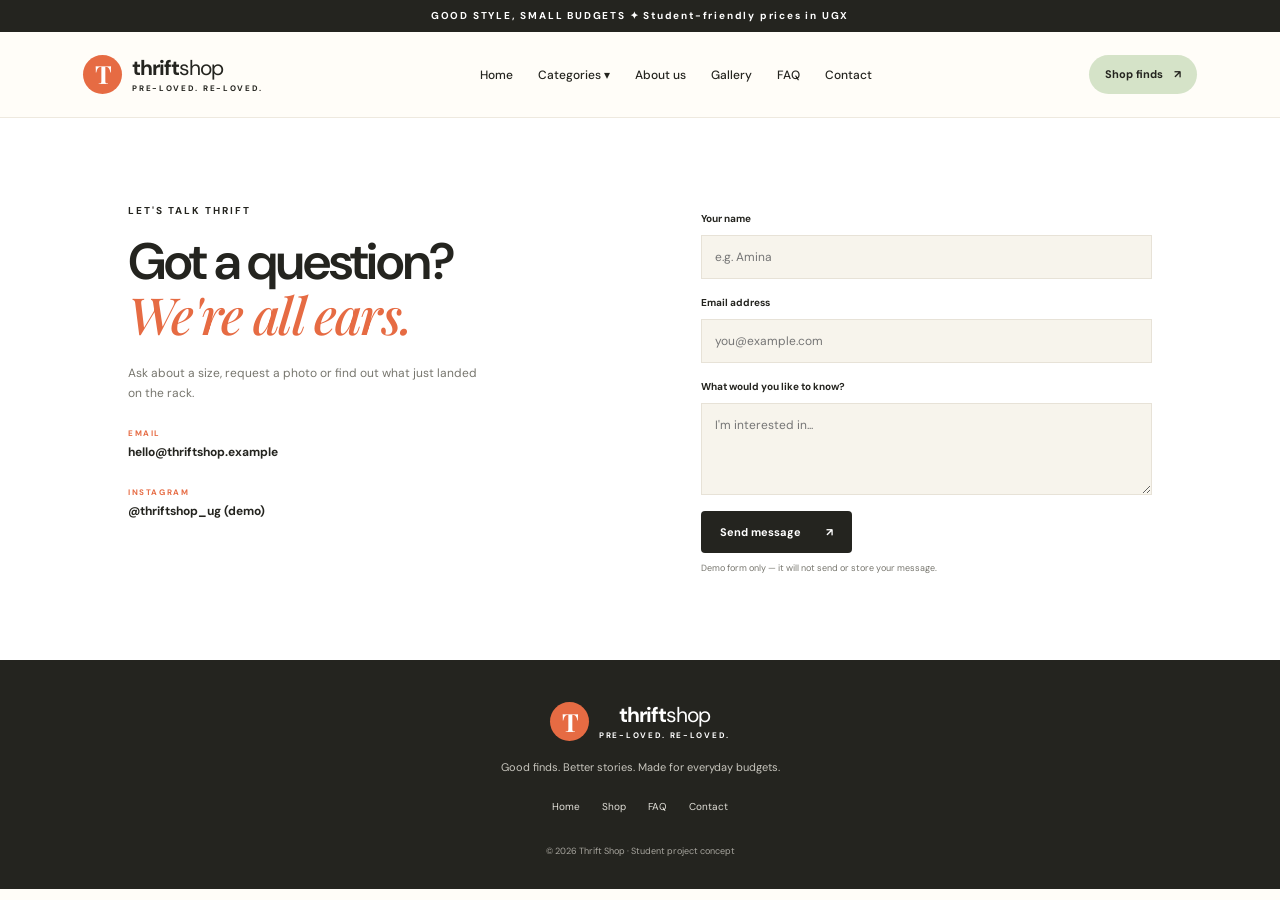
<file: thrift_shop_project_separated_pages/contact.html>
<!DOCTYPE html>
<html lang="en">
<head>
  <meta charset="UTF-8">
  <meta name="viewport" content="width=device-width, initial-scale=1.0">
  <meta name="description" content="Affordable second-hand fashion for IUEA students and everyone who loves a good find.">
  <title>Contact | Thrift Shop</title>
  <link rel="stylesheet" href="style.css">
</head>
<body>
  <div class="announcement">GOOD STYLE, SMALL BUDGETS ✦ Student-friendly prices in UGX</div>
  <header class="site-header">
<a aria-label="Thrift Shop home" class="brand" href="index.html"><span class="brand-mark">T</span><span>thrift<span class="brand-light">shop</span><small>PRE-LOVED. RE-LOVED.</small></span></a>
<button aria-expanded="false" aria-label="Open navigation" class="menu-toggle" id="menuToggle">☰</button>
<nav aria-label="Main navigation" id="mainNav">
<a href="index.html">Home</a>
<div class="nav-dropdown">
<button aria-expanded="false" class="nav-drop-button" id="categoryToggle">Categories ▾</button>
<div class="dropdown-menu" id="categoryMenu">
<a data-category="Clothing" href="shop.html#shop">Clothing</a>
<a data-category="Shoes" href="shop.html#shop">Shoes</a>
<a data-category="Bags" href="shop.html#shop">Bags</a>
<a data-category="Accessories" href="shop.html#shop">Accessories</a>
</div>
</div>
<a href="about.html">About us</a>
<a href="gallery.html">Gallery</a>
<a href="faq.html">FAQ</a>
<a href="contact.html">Contact</a>
</nav>
<a class="bag-link" href="shop.html">Shop finds <span>↗</span></a>
</header>
  <main>
    <section class="contact-section" id="contact">
<div><p class="eyebrow">LET'S TALK THRIFT</p><h2>Got a question?<br/><em>We're all ears.</em></h2><p>Ask about a size, request a photo or find out what just landed on the rack.</p><div class="contact-detail"><span>EMAIL</span><strong>hello@thriftshop.example</strong></div><div class="contact-detail"><span>INSTAGRAM</span><strong>@thriftshop_ug (demo)</strong></div></div>
<form class="contact-form" id="contactForm">
<label for="fullName">Your name</label><input id="fullName" name="fullName" placeholder="e.g. Amina" required="" type="text"/>
<label for="email">Email address</label><input id="email" name="email" placeholder="you@example.com" required="" type="email"/>
<label for="message">What would you like to know?</label><textarea id="message" name="message" placeholder="I'm interested in..." required="" rows="4"></textarea>
<button class="button button-dark" type="submit">Send message <span>↗</span></button><p class="form-note" id="formNote">Demo form only — it will not send or store your message.</p>
</form>
</section>
  </main>
  <footer class="footer"><a class="brand footer-brand" href="index.html"><span class="brand-mark">T</span><span>thrift<span class="brand-light">shop</span><small>PRE-LOVED. RE-LOVED.</small></span></a><p>Good finds. Better stories. Made for everyday budgets.</p><div><a href="index.html">Home</a><a href="shop.html">Shop</a><a href="faq.html">FAQ</a><a href="contact.html">Contact</a></div><small>© 2026 Thrift Shop · Student project concept</small></footer>
  <script src="script.js"></script>
</body>
</html>
</file>
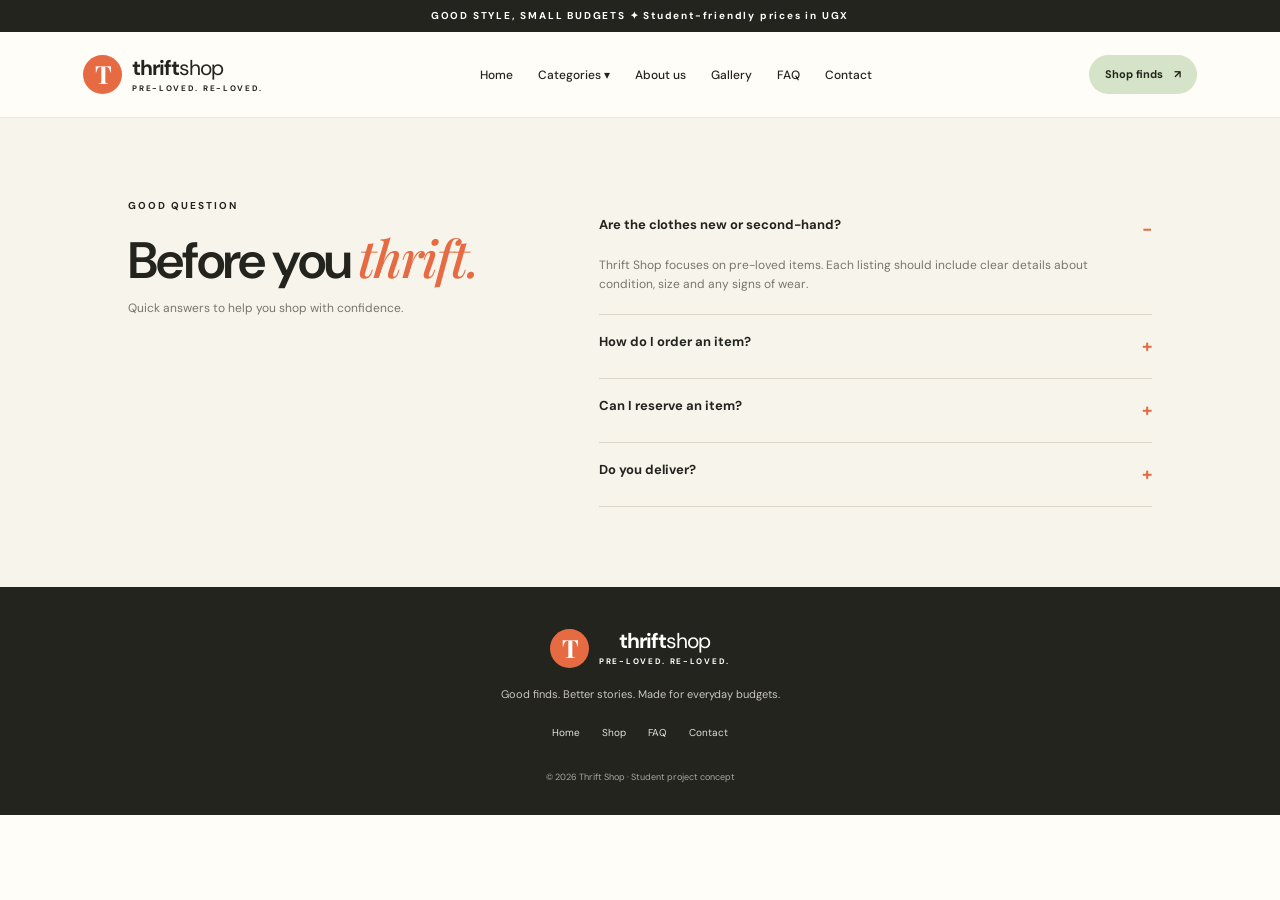
<file: thrift_shop_project_separated_pages/faq.html>
<!DOCTYPE html>
<html lang="en">
<head>
  <meta charset="UTF-8">
  <meta name="viewport" content="width=device-width, initial-scale=1.0">
  <meta name="description" content="Affordable second-hand fashion for IUEA students and everyone who loves a good find.">
  <title>FAQ | Thrift Shop</title>
  <link rel="stylesheet" href="style.css">
</head>
<body>
  <div class="announcement">GOOD STYLE, SMALL BUDGETS ✦ Student-friendly prices in UGX</div>
  <header class="site-header">
<a aria-label="Thrift Shop home" class="brand" href="index.html"><span class="brand-mark">T</span><span>thrift<span class="brand-light">shop</span><small>PRE-LOVED. RE-LOVED.</small></span></a>
<button aria-expanded="false" aria-label="Open navigation" class="menu-toggle" id="menuToggle">☰</button>
<nav aria-label="Main navigation" id="mainNav">
<a href="index.html">Home</a>
<div class="nav-dropdown">
<button aria-expanded="false" class="nav-drop-button" id="categoryToggle">Categories ▾</button>
<div class="dropdown-menu" id="categoryMenu">
<a data-category="Clothing" href="shop.html#shop">Clothing</a>
<a data-category="Shoes" href="shop.html#shop">Shoes</a>
<a data-category="Bags" href="shop.html#shop">Bags</a>
<a data-category="Accessories" href="shop.html#shop">Accessories</a>
</div>
</div>
<a href="about.html">About us</a>
<a href="gallery.html">Gallery</a>
<a href="faq.html">FAQ</a>
<a href="contact.html">Contact</a>
</nav>
<a class="bag-link" href="shop.html">Shop finds <span>↗</span></a>
</header>
  <main>
    <section class="faq-section" id="faq">
<div class="faq-intro"><p class="eyebrow">GOOD QUESTION</p><h2>Before you <em>thrift.</em></h2><p>Quick answers to help you shop with confidence.</p></div>
<div class="faq-list">
<details open=""><summary>Are the clothes new or second-hand?</summary><p>Thrift Shop focuses on pre-loved items. Each listing should include clear details about condition, size and any signs of wear.</p></details>
<details><summary>How do I order an item?</summary><p>Choose “Ask about this find” on a product and send us a message to confirm availability, size and collection or delivery options.</p></details>
<details><summary>Can I reserve an item?</summary><p>For this demo, reservations are handled by message. A real store should confirm its reservation policy before taking payment.</p></details>
<details><summary>Do you deliver?</summary><p>Delivery and collection arrangements can be agreed with the seller. Confirm the cost and location before placing an order.</p></details>
</div>
</section>
  </main>
  <footer class="footer"><a class="brand footer-brand" href="index.html"><span class="brand-mark">T</span><span>thrift<span class="brand-light">shop</span><small>PRE-LOVED. RE-LOVED.</small></span></a><p>Good finds. Better stories. Made for everyday budgets.</p><div><a href="index.html">Home</a><a href="shop.html">Shop</a><a href="faq.html">FAQ</a><a href="contact.html">Contact</a></div><small>© 2026 Thrift Shop · Student project concept</small></footer>
  <script src="script.js"></script>
</body>
</html>
</file>
<file: thrift_shop_project_separated_pages/style.css>
@import url('https://fonts.googleapis.com/css2?family=DM+Sans:wght@400;500;600;700&family=Playfair+Display:ital,wght@0,500;0,600;0,700;1,500;1,600&display=swap');
:root{--ink:#24241f;--cream:#f7f4ec;--paper:#fffdf8;--green:#d5e3c8;--orange:#e66b43;--muted:#77766e;--line:#e7e2d7}
*{box-sizing:border-box}html{scroll-behavior:smooth;scroll-padding-top:95px}body{margin:0;background:var(--paper);color:var(--ink);font-family:'DM Sans',sans-serif;font-size:15px;line-height:1.6}.announcement{background:var(--ink);color:#fff;text-align:center;padding:8px 14px;font-size:10px;letter-spacing:1.8px;font-weight:700}.site-header{height:86px;padding:0 6.5%;display:flex;align-items:center;justify-content:space-between;gap:24px;background:var(--paper);position:sticky;top:0;z-index:20;border-bottom:1px solid #eee9df}.brand{display:flex;align-items:center;gap:10px;color:var(--ink);text-decoration:none;font-size:21px;font-weight:700;line-height:1.05;letter-spacing:-1px}.brand-mark{display:grid;place-items:center;background:var(--orange);width:39px;height:39px;border-radius:50%;font-family:'Playfair Display',serif;font-size:25px;color:white}.brand-light{font-weight:400}.brand small{display:block;font-size:8px;letter-spacing:1.7px;margin-top:5px;font-weight:700}.site-header nav{display:flex;align-items:center;gap:25px}.site-header nav a,.nav-drop-button{font:500 12px 'DM Sans',sans-serif;color:var(--ink);text-decoration:none;border:0;background:none;padding:8px 0;cursor:pointer}.site-header nav a:hover,.nav-drop-button:hover,.footer a:hover{color:var(--orange)}.nav-dropdown{position:relative}.dropdown-menu{display:none;position:absolute;top:36px;left:-15px;min-width:160px;padding:10px;background:#fff;box-shadow:0 12px 30px #24241f20;border:1px solid var(--line);border-radius:10px}.dropdown-menu.show{display:grid}.dropdown-menu a{padding:8px 10px!important}.bag-link{background:var(--green);color:var(--ink);border-radius:30px;padding:11px 16px;text-decoration:none;font-size:11px;font-weight:700;white-space:nowrap}.bag-link span{margin-left:8px}.menu-toggle{display:none;border:0;background:transparent;font-size:25px}
.hero{padding:64px 8% 68px;display:grid;grid-template-columns:1fr 1fr;gap:7%;align-items:center;background:var(--cream);min-height:580px}.eyebrow{font-size:10px;letter-spacing:2px;font-weight:700;margin:0 0 17px}.dot{display:inline-block;width:7px;height:7px;background:var(--orange);border-radius:50%;margin-right:7px}.hero h1,.section h2,.about-copy h2,.faq-intro h2,.contact-section h2{font-size:clamp(44px,5vw,70px);line-height:1.02;letter-spacing:-2.7px;margin:0;font-weight:600}.hero h1 em,.section h2 em,.about-copy h2 em,.faq-intro h2 em,.contact-section h2 em{font-family:'Playfair Display',serif;font-weight:500;color:var(--orange)}.hero-text{max-width:430px;color:#66665e;font-size:14px;margin:24px 0}.hero-actions{display:flex;align-items:center;gap:23px}.button{display:inline-flex;justify-content:center;align-items:center;gap:25px;border:0;border-radius:4px;padding:14px 19px;text-decoration:none;font:700 11px 'DM Sans',sans-serif;cursor:pointer}.button-dark{background:var(--ink);color:white}.button-dark:hover{background:var(--orange)}.text-link{font-size:11px;font-weight:700;text-decoration:none;color:var(--ink)}.text-link span{color:var(--orange);margin-left:6px}.hero-note{display:flex;align-items:center;gap:13px;margin-top:42px}.avatar-stack{display:flex}.avatar-stack span{width:32px;height:32px;display:grid;place-items:center;border-radius:50%;border:2px solid var(--cream);margin-left:-5px;background:var(--green);font-size:15px}.avatar-stack span:first-child{margin-left:0;background:#f0c2a9}.avatar-stack span:last-child{background:#d5c8e5}.hero-note p{font-size:10px;color:var(--muted);line-height:1.6;margin:0}.hero-note strong{font-size:11px;color:var(--ink)}.hero-art{position:relative;max-width:500px;width:100%;margin:auto}.hero-image{height:420px;overflow:hidden;border-radius:48% 48% 4px 4px}.hero-image img{width:100%;height:100%;object-fit:cover}.round-sticker{position:absolute;top:24px;left:-35px;background:var(--green);border-radius:50%;width:93px;height:93px;display:grid;place-content:center;text-align:center;font-size:12px;line-height:1.15;font-weight:700;transform:rotate(-12deg);box-shadow:0 4px 0 #24241f10}.round-sticker span{font-size:19px}.image-caption{position:absolute;right:-25px;bottom:26px;background:white;padding:13px 18px;box-shadow:0 8px 30px #24241f12}.image-caption span,.image-caption strong{display:block}.image-caption span{font-size:8px;letter-spacing:1.5px;color:var(--orange)}.image-caption strong{font-family:'Playfair Display',serif;font-size:16px;margin-top:3px}
.ticker{display:flex;justify-content:space-around;align-items:center;gap:12px;padding:17px 5%;background:var(--green);font-size:9px;font-weight:700;letter-spacing:1.5px}.ticker b{font-size:17px;color:var(--orange)}.section{padding:90px 8%}.section-heading{display:flex;align-items:end;justify-content:space-between;gap:30px;margin-bottom:32px}.section h2,.about-copy h2,.faq-intro h2,.contact-section h2{font-size:clamp(38px,4vw,53px);letter-spacing:-1.8px}.section-intro{max-width:300px;color:var(--muted);font-size:12px;margin:0 0 5px}.filters{display:flex;gap:8px;flex-wrap:wrap;margin-bottom:25px}.filter{border:1px solid var(--line);border-radius:30px;background:transparent;padding:9px 16px;font:600 10px 'DM Sans',sans-serif;cursor:pointer}.filter.active,.filter:hover{background:var(--ink);color:white;border-color:var(--ink)}.product-grid{display:grid;grid-template-columns:repeat(3,minmax(0,1fr));gap:30px 18px}.product-card{min-width:0}.product-image{position:relative;height:270px;background:var(--cream);overflow:hidden;border-radius:3px}.product-image img{width:100%;height:100%;object-fit:cover;transition:transform .4s}.product-card:hover .product-image img{transform:scale(1.04)}.product-tag{position:absolute;top:12px;left:12px;background:#fffdf0;padding:6px 8px;font-size:8px;font-weight:700;letter-spacing:1px}.heart{position:absolute;right:12px;top:12px;width:31px;height:31px;border:0;border-radius:50%;background:white;font-size:20px;cursor:pointer}.heart.saved{color:var(--orange)}.product-info{display:flex;justify-content:space-between;gap:10px;padding:13px 0 9px}.product-info h3{font-size:12px;margin:0 0 4px}.product-info p{font-size:10px;color:var(--muted);margin:0}.product-info strong{font-size:11px;white-space:nowrap}.add-button{width:100%;display:flex;justify-content:space-between;background:transparent;border:0;border-top:1px solid var(--line);padding:11px 0;text-align:left;font:700 10px 'DM Sans',sans-serif;cursor:pointer}.add-button span{color:var(--orange)}.add-button:hover{color:var(--orange)}.stock-note{font-size:10px;color:var(--muted);margin-top:25px}
.about-section{background:var(--green);display:grid;grid-template-columns:1fr 1fr;gap:8%;padding:85px 8%;align-items:center}.about-photo{position:relative;height:420px}.about-photo img{width:100%;height:100%;object-fit:cover}.photo-label{position:absolute;bottom:20px;left:20px;background:var(--paper);padding:10px 13px;font-size:9px;letter-spacing:1.5px;font-weight:700}.about-copy h2{max-width:500px;margin-bottom:23px}.about-copy>p:not(.eyebrow){font-size:12px;color:#53574d;max-width:490px;margin-bottom:15px}.about-copy .button{margin-top:10px}.stats{display:flex;gap:32px;margin-top:32px;padding-top:20px;border-top:1px solid #aab99d}.stats div{display:grid}.stats strong{font-family:'Playfair Display',serif;font-size:24px}.stats span{font-size:9px;color:#53574d}
.gallery-section{background:var(--paper)}.gallery-grid{display:grid;grid-template-columns:1.15fr 1fr 1fr;gap:16px}.gallery-grid figure{position:relative;height:300px;margin:0;overflow:hidden;background:var(--cream)}.gallery-grid .gallery-tall{height:360px}.gallery-grid img{width:100%;height:100%;object-fit:cover;transition:transform .4s}.gallery-grid figure:hover img{transform:scale(1.04)}.gallery-grid figcaption{position:absolute;bottom:12px;left:12px;background:white;padding:8px 11px;font-size:10px;font-weight:700}
.faq-section{background:var(--cream);padding:80px 10%;display:grid;grid-template-columns:.8fr 1.2fr;gap:10%}.faq-intro p:last-child{font-size:12px;color:var(--muted)}.faq-list details{border-bottom:1px solid #ddd7ca;padding:17px 0}.faq-list summary{cursor:pointer;font-size:13px;font-weight:700;list-style:none;display:flex;justify-content:space-between;gap:20px}.faq-list summary:after{content:'+';font-size:18px;color:var(--orange)}.faq-list details[open] summary:after{content:'−'}.faq-list details p{font-size:12px;color:var(--muted);max-width:520px;margin-bottom:3px}
.contact-section{padding:85px 10%;display:grid;grid-template-columns:1fr 1fr;gap:12%;background:#fff}.contact-section h2{margin-bottom:20px}.contact-section>div>p:not(.eyebrow){color:var(--muted);font-size:12px;max-width:360px}.contact-detail{margin-top:24px;display:grid;gap:3px}.contact-detail span{font-size:8px;letter-spacing:1.6px;color:var(--orange);font-weight:700}.contact-detail strong{font-size:12px}.contact-form{display:grid;gap:8px;align-content:start}.contact-form label{font-size:10px;font-weight:700;margin-top:8px}.contact-form input,.contact-form textarea{font:12px 'DM Sans',sans-serif;padding:13px;border:1px solid var(--line);background:var(--cream);outline:none;resize:vertical}.contact-form input:focus,.contact-form textarea:focus{border-color:var(--orange)}.contact-form .button{margin-top:8px;justify-self:start}.form-note{font-size:9px;color:var(--muted);margin:0}
.footer{background:var(--ink);color:white;text-align:center;padding:42px 20px 28px}.footer-brand{justify-content:center;color:white}.footer p{font-size:11px;color:#c7c5bd;margin:18px 0}.footer>div{display:flex;justify-content:center;gap:22px;margin:22px 0}.footer a:not(.brand){font-size:10px;color:#e2e0d9;text-decoration:none}.footer>small{font-size:9px;color:#a8a69f}
@media(max-width:950px){.site-header{padding:0 4%;gap:12px}.site-header nav{gap:14px}.bag-link{padding:10px}.hero{padding-left:6%;padding-right:6%;gap:5%}.hero-image{height:370px}.product-image{height:230px}.section,.about-section{padding-left:6%;padding-right:6%}}
@media(max-width:720px){.site-header{height:72px;padding:0 5%}.menu-toggle{display:block;margin-left:auto}.site-header nav{display:none;position:absolute;left:0;right:0;top:71px;background:var(--paper);padding:18px 6%;border-bottom:1px solid var(--line);align-items:stretch;gap:8px;flex-direction:column;box-shadow:0 15px 25px #24241f0b}.site-header nav.open{display:flex}.site-header nav a,.nav-drop-button{display:block;text-align:left;padding:8px 0}.dropdown-menu{position:static;box-shadow:none;margin:4px 0;border-radius:5px}.bag-link{font-size:10px;padding:9px 11px}.hero{grid-template-columns:1fr;padding:50px 7% 55px;gap:38px}.hero h1{font-size:58px}.hero-art{max-width:460px}.hero-image{height:360px}.round-sticker{left:-10px;width:78px;height:78px}.image-caption{right:-5px}.ticker{overflow:hidden;justify-content:flex-start;white-space:nowrap}.ticker span{flex-shrink:0}.section{padding:62px 6%}.section-heading{display:block}.section-intro{margin-top:15px}.product-grid{grid-template-columns:repeat(2,minmax(0,1fr));gap:24px 12px}.product-image{height:230px}.product-info{display:block}.product-info strong{display:block;margin-top:8px}.about-section{grid-template-columns:1fr;padding:60px 7%;gap:30px}.about-photo{height:330px}.stats{gap:25px}.gallery-grid{grid-template-columns:1fr 1fr}.gallery-grid .gallery-tall{grid-column:1/-1;height:270px}.gallery-grid figure{height:220px}.faq-section{grid-template-columns:1fr;padding:60px 7%;gap:22px}.contact-section{grid-template-columns:1fr;padding:60px 7%;gap:32px}}
@media(max-width:390px){.brand{font-size:18px}.brand-mark{width:34px;height:34px}.bag-link{display:none}.hero h1{font-size:51px}.product-image{height:185px}.product-info h3{font-size:11px}.product-tag{font-size:7px}.gallery-grid figure{height:180px}.gallery-grid .gallery-tall{height:230px}}
</file>
